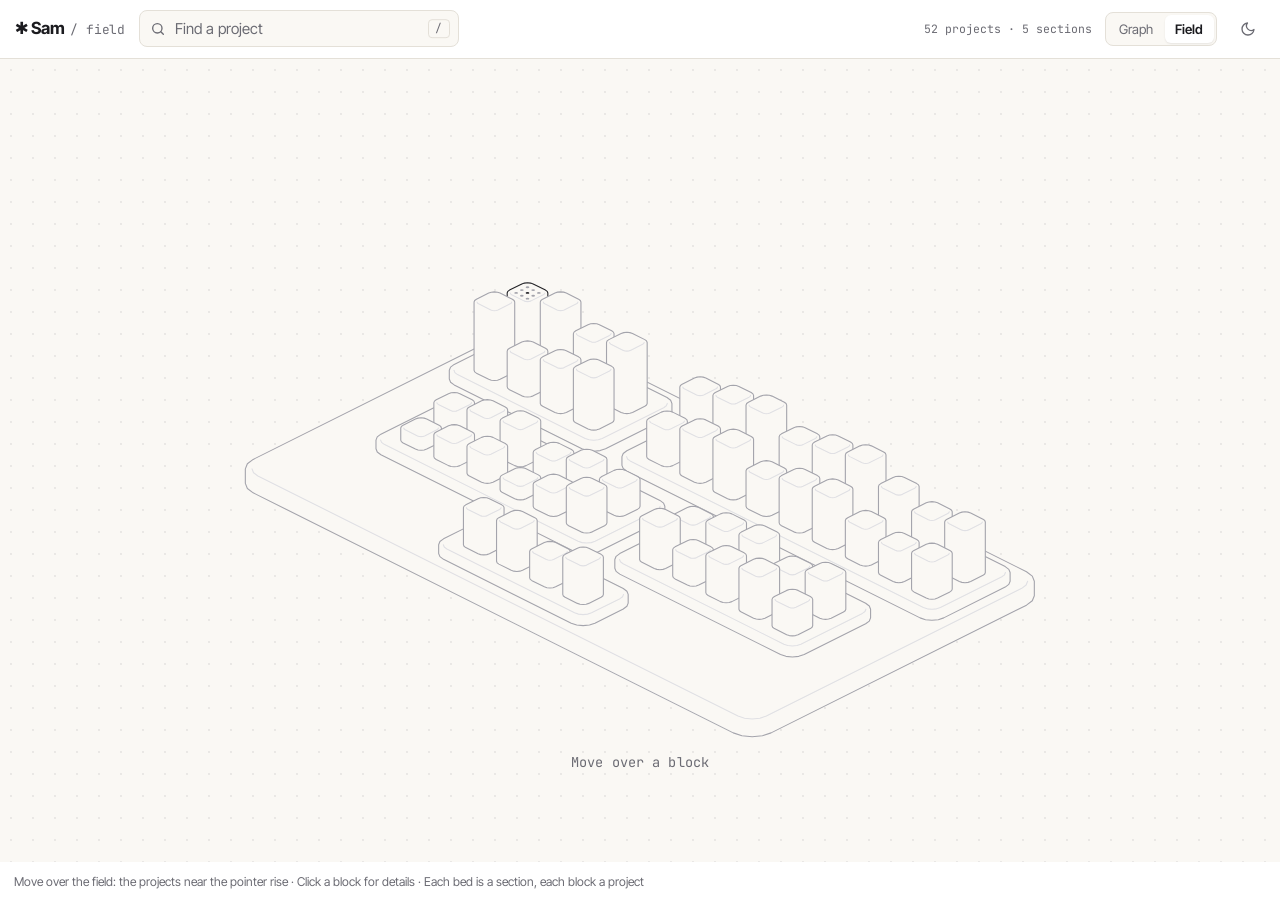
<file: field.html>
<!DOCTYPE html>
<html lang="en">
<head>
  <meta charset="utf-8">
  <meta name="viewport" content="width=device-width, initial-scale=1">
  <title>Project Field · Samarth Reddy, Creative Technologist</title>
  <meta name="description" content="Samarth Reddy's portfolio as a field: every project a block on its section's bed, taller the newer it is. Move over it and the projects rise.">
  <meta name="theme-color" content="#faf8f4">
  <link rel="icon" href="data:image/svg+xml,%3Csvg xmlns='http://www.w3.org/2000/svg' viewBox='0 0 32 32'%3E%3Ccircle cx='16' cy='16' r='7' fill='%23c85f42'/%3E%3Ccircle cx='16' cy='16' r='13' fill='none' stroke='%236b6b73' stroke-width='3'/%3E%3C/svg%3E">
  <script>
    // Light by default; same saved choice as the graph.
    (() => {
      let t = null;
      try { t = localStorage.getItem('pg-theme'); } catch (e) { /* storage blocked */ }
      if (t) document.documentElement.dataset.theme = t;
    })();
  </script>
  <link rel="preconnect" href="https://fonts.googleapis.com">
  <link rel="preconnect" href="https://fonts.gstatic.com" crossorigin>
  <link href="https://fonts.googleapis.com/css2?family=Inter+Tight:wght@400;600;700&family=JetBrains+Mono:wght@400;500&display=swap" rel="stylesheet">
  <link rel="stylesheet" href="style.css?v=20261026f">
  <script src="data/projects.js?v=20261026a" defer></script>
  <script src="field/kernel.js?v=20261026a" defer></script>
  <script src="field/mount.js?v=20261026b" defer></script>
  <script type="module" src="field/portfolio.js?v=20261026a"></script>
</head>
<body>
  <main class="pg" aria-label="Portfolio as a field">
    <header class="pg-toolbar">
      <a class="pg-brand" href="https://portfolio-5208db.webflow.io/" title="Back to portfolio">✱ Sam<span>/ field</span></a>

      <div class="pg-search">
        <svg class="pg-search-icon" viewBox="0 0 24 24" width="16" height="16" fill="none" stroke="currentColor" stroke-width="2" stroke-linecap="round" aria-hidden="true"><circle cx="11" cy="11" r="7"></circle><line x1="20" y1="20" x2="16.2" y2="16.2"></line></svg>
        <input type="search" id="pg-search-input" placeholder="Find a project" autocomplete="off" spellcheck="false"
               role="combobox" aria-expanded="false" aria-controls="pg-suggestions" aria-autocomplete="list" aria-label="Find a project">
        <kbd class="pg-kbd" aria-hidden="true">/</kbd>
        <ul id="pg-suggestions" class="pg-suggestions" role="listbox" hidden></ul>
      </div>

      <p class="pg-stats" id="pg-stats"></p>

      <nav class="pg-views" aria-label="Views">
        <a href="./">Graph</a>
        <a href="field.html" aria-current="page">Field</a>
      </nav>

      <button type="button" class="pg-btn" id="pg-theme-btn" title="Toggle light / dark" aria-label="Toggle light or dark mode">
        <svg viewBox="0 0 24 24" width="16" height="16" fill="none" stroke="currentColor" stroke-width="2" stroke-linecap="round" stroke-linejoin="round" aria-hidden="true"><path d="M21 12.8A9 9 0 1 1 11.2 3a7 7 0 0 0 9.8 9.8z"></path></svg>
      </button>
    </header>

    <div class="pg-stage pg-field-stage">
      <div class="pg-figure" id="pg-figure"></div>
      <p class="pg-readout" id="pg-readout" aria-live="polite"></p>

      <aside id="pg-panel" class="pg-panel" aria-live="polite" hidden>
        <div class="pg-panel-head">
          <span class="pg-panel-dot" id="pg-panel-dot"></span>
          <div class="pg-panel-titles">
            <h2 class="pg-panel-title" id="pg-panel-title"></h2>
            <p class="pg-panel-meta" id="pg-panel-meta"></p>
          </div>
          <button type="button" class="pg-btn" id="pg-panel-close" aria-label="Close" title="Close (Esc)">
            <svg viewBox="0 0 24 24" width="16" height="16" fill="none" stroke="currentColor" stroke-width="2" stroke-linecap="round" aria-hidden="true"><line x1="6" y1="6" x2="18" y2="18"></line><line x1="18" y1="6" x2="6" y2="18"></line></svg>
          </button>
        </div>
        <div class="pg-panel-body">
          <img class="pg-panel-cover" id="pg-panel-cover" alt="" decoding="async" hidden>
          <p class="pg-panel-desc" id="pg-panel-desc"></p>
          <a class="pg-open" id="pg-panel-open" target="_blank" rel="noopener" hidden>Open project <span aria-hidden="true">↗</span></a>
          <h3 class="pg-panel-label" id="pg-tech-label" hidden>Built with</h3>
          <p class="pg-panel-tech" id="pg-panel-tech"></p>
          <h3 class="pg-panel-label" id="pg-projects-label">Also in this section</h3>
          <ol class="pg-list" id="pg-panel-projects"></ol>
        </div>
      </aside>
    </div>

    <footer class="pg-footer">
      <p class="pg-help" id="pg-help">Move over the field: the projects near the pointer rise · Click a block for details · Each bed is a section, each block a project</p>
    </footer>
  </main>

  <noscript><p style="padding:2rem">The project field needs JavaScript.</p></noscript>
</body>
</html>
</file>
<file: style.css>
:root {
  --bg: #faf8f4;
  --card: #ffffff;
  --text: #1b1b1f;
  --muted: #6b6b73;
  --border: #e4e0d8;
  --code: #f1eee8;
  --accent: #c85f42;
  --accent-soft: rgba(200, 95, 66, 0.14);
  --font-sans: 'Inter Tight', system-ui, sans-serif;
  --font-mono: 'JetBrains Mono', ui-monospace, monospace;
  --shadow: 0 1px 2px rgba(0,0,0,.04), 0 12px 32px -12px rgba(0,0,0,.18);
  --link: color-mix(in srgb, var(--text) 16%, transparent);
  --dots: color-mix(in srgb, var(--text) 7%, transparent);
  --panel-w: 340px;
  color-scheme: light;
}

[data-theme="dark"] {
  --bg: #0e0e11;
  --card: #17171c;
  --text: #ecebe8;
  --muted: #9a9aa4;
  --border: #2a2a32;
  --code: #202027;
  --accent: #ef8a6c;
  --accent-soft: rgba(239, 138, 108, 0.16);
  --shadow: 0 1px 2px rgba(0,0,0,.3), 0 16px 40px -16px rgba(0,0,0,.7);
  color-scheme: dark;
}

* { box-sizing: border-box; }
html, body { height: 100%; margin: 0; }
body { background: var(--bg); color: var(--text); font-family: var(--font-sans); font-size: 15px; line-height: 1.4; }
button { font: inherit; color: inherit; }
h1, h2, h3, p, ol { margin: 0; }

.pg { display: flex; flex-direction: column; height: 100vh; height: 100dvh; }

/* ---------- Toolbar ---------- */
.pg-toolbar {
  display: flex; align-items: center; gap: .85rem;
  padding: .65rem .9rem;
  background: var(--card); border-bottom: 1px solid var(--border);
  position: relative; z-index: 6;
}

.pg-brand { font-weight: 700; font-size: 1.05rem; letter-spacing: -.01em; color: var(--text); text-decoration: none; white-space: nowrap; }
.pg-brand span { color: var(--muted); font-weight: 400; margin-left: .35rem; font-family: var(--font-mono); font-size: .8rem; }

.pg-search { position: relative; flex: 0 1 320px; min-width: 0; }
.pg-search-icon { position: absolute; left: .7rem; top: 50%; transform: translateY(-50%); color: var(--muted); pointer-events: none; }

#pg-search-input {
  width: 100%; height: 2.3rem; padding: 0 2.2rem;
  border: 1px solid var(--border); border-radius: 8px;
  background: var(--bg); color: var(--text); font: inherit; outline: none;
  transition: border-color .2s, box-shadow .2s;
}
#pg-search-input::placeholder { color: var(--muted); }
#pg-search-input::-webkit-search-cancel-button { display: none; }
#pg-search-input:focus { border-color: var(--accent); box-shadow: 0 0 0 3px var(--accent-soft); }

.pg-kbd {
  position: absolute; right: .55rem; top: 50%; transform: translateY(-50%);
  font-family: var(--font-mono); font-size: .7rem; line-height: 1; padding: .2rem .4rem;
  border: 1px solid var(--border); border-radius: 4px; color: var(--muted); pointer-events: none; transition: opacity .2s;
}
#pg-search-input:focus ~ .pg-kbd, #pg-search-input:not(:placeholder-shown) ~ .pg-kbd { opacity: 0; }

.pg-suggestions {
  position: absolute; top: calc(100% + 6px); left: 0; right: 0; margin: 0; padding: .3rem; list-style: none;
  background: var(--card); border: 1px solid var(--border); border-radius: 10px; box-shadow: var(--shadow);
  max-height: 320px; overflow-y: auto; z-index: 20;
}
.pg-suggestion { display: flex; align-items: center; gap: .6rem; padding: .45rem .6rem; border-radius: 6px; cursor: pointer; font-size: .9rem; }
.pg-suggestion[aria-selected="true"] { background: var(--accent-soft); }
.pg-suggestion mark { background: none; color: var(--accent); font-weight: 700; }
.pg-suggestion-kind { margin-left: auto; font-family: var(--font-mono); font-size: .68rem; color: var(--muted); }
.pg-suggestion-empty { padding: .6rem; color: var(--muted); font-size: .85rem; }

.pg-stats { margin-left: auto; font-family: var(--font-mono); font-size: .72rem; color: var(--muted); white-space: nowrap; }

.pg-btn {
  display: inline-flex; align-items: center; justify-content: center;
  min-width: 2.2rem; height: 2.2rem; padding: 0;
  border: 1px solid transparent; border-radius: 8px; background: transparent; color: var(--muted); cursor: pointer;
  transition: background-color .2s, color .2s;
}
.pg-btn:hover { background: var(--code); color: var(--text); }
.pg-btn:focus-visible, .pg-chip:focus-visible, .pg-open:focus-visible { outline: 2px solid var(--accent); outline-offset: 1px; }

.pg-views { display: inline-flex; padding: 2px; gap: 2px; border: 1px solid var(--border); border-radius: 8px; background: var(--bg); }
.pg-views a {
  padding: .3rem .65rem; border-radius: 6px; font-size: .82rem; color: var(--muted); text-decoration: none;
  transition: background-color .2s, color .2s;
}
.pg-views a:hover { color: var(--text); }
.pg-views a[aria-current="page"] { background: var(--card); color: var(--text); font-weight: 600; box-shadow: 0 1px 2px rgba(0,0,0,.08); }
.pg-views a:focus-visible { outline: 2px solid var(--accent); outline-offset: 1px; }

/* ---------- Field view ---------- */
/* The figure keeps Hairline's 5:4 stage (the pointer is mapped by it) and is as large as fits. */
.pg-field-stage { container-type: size; }
.pg-figure {
  position: absolute; inset: 0; margin: auto;
  width: min(98cqw, 122cqh); height: min(78.4cqw, 97.6cqh);
  --hairline-plate: var(--bg); /* plates in the page colour, so the field sits on the stage */
  --hairline-stroke: 1.1;
}
/* Centred under the field; mount.js sets its top to just below the plinth. */
.pg-readout {
  position: absolute; left: 0; right: 0; z-index: 2; margin: 0; padding: 0 1rem; text-align: center;
  font-family: var(--font-mono); font-size: 1.05rem; font-weight: 500; letter-spacing: .01em; color: var(--text);
  pointer-events: none;
}
.pg-readout.is-rest { color: var(--muted); font-size: .85rem; font-weight: 400; }

.pg-toggle { display: inline-flex; align-items: center; gap: .45rem; font-size: .82rem; color: var(--muted); cursor: pointer; user-select: none; white-space: nowrap; }
.pg-toggle input { accent-color: var(--accent); }

/* ---------- Stage ---------- */
.pg-stage {
  position: relative; flex: 1; min-height: 0; overflow: hidden;
  background-color: var(--bg);
  background-image: radial-gradient(var(--dots) 1px, transparent 1px);
  background-size: 22px 22px;
}
.pg-canvas { position: absolute; inset: 0; }
.pg-canvas svg { display: block; width: 100%; height: 100%; cursor: grab; touch-action: none; -webkit-tap-highlight-color: transparent; }
.pg-canvas svg:active { cursor: grabbing; }

.pg-link { stroke: var(--link); stroke-linecap: round; fill: none; transition: stroke .25s, opacity .25s; }
.pg-link.is-active { stroke: var(--link-color); opacity: .9; }
.pg-link.is-dim { opacity: .08; }

.pg-node { cursor: pointer; outline: none; }
.pg-node-halo { fill: var(--node-color); opacity: 0; transition: opacity .25s; }
.pg-node-dot { fill: var(--node-color); stroke: var(--bg); stroke-width: 2.5px; transition: opacity .25s; }
.pg-node.is-theme .pg-node-dot { fill: var(--bg); stroke: var(--muted); stroke-width: 2px; }
.pg-node.is-theme .pg-node-core { fill: var(--muted); }

.pg-node-label {
  font-family: var(--font-sans); font-size: 11.5px; fill: var(--muted);
  paint-order: stroke; stroke: var(--bg); stroke-width: 4px; stroke-linejoin: round;
  pointer-events: none; user-select: none; transition: opacity .25s, fill .25s;
}
.pg-node.is-theme .pg-node-label { fill: var(--text); font-weight: 700; font-size: 12.5px; }

.pg-canvas.is-far .pg-node:not(.is-theme):not(.is-focus):not(.is-neighbor):not(.is-match) .pg-node-label { opacity: 0; }

.pg-node:hover .pg-node-halo, .pg-node:focus-visible .pg-node-halo, .pg-node.is-neighbor .pg-node-halo { opacity: .18; }
.pg-node.is-focus .pg-node-halo, .pg-node.is-match .pg-node-halo { opacity: .3; }
.pg-node:focus-visible .pg-node-dot { stroke: var(--accent); }
.pg-node.is-focus .pg-node-label, .pg-node.is-match .pg-node-label, .pg-node.is-neighbor .pg-node-label { fill: var(--text); font-weight: 700; opacity: 1; }
.pg-node.is-dim .pg-node-dot { opacity: .15; }
.pg-node.is-dim .pg-node-label { opacity: .1; }
.pg-node.is-hidden, .pg-link.is-hidden { display: none; }

.pg-tooltip {
  position: absolute; top: 0; left: 0; padding: .4rem .65rem;
  border: 1px solid var(--border); border-radius: 8px; background: var(--card); box-shadow: var(--shadow);
  font-size: .8rem; white-space: nowrap; pointer-events: none; opacity: 0;
  transform: translate(-50%, calc(-100% - 10px)); transition: opacity .15s; z-index: 4;
}
.pg-tooltip.is-visible { opacity: 1; }
.pg-tooltip span { color: var(--muted); margin-left: .4rem; font-family: var(--font-mono); font-size: .72rem; }

.pg-zoom {
  position: absolute; right: .85rem; bottom: .85rem; display: flex; flex-direction: column; gap: 2px; padding: 3px;
  background: var(--card); border: 1px solid var(--border); border-radius: 10px; box-shadow: var(--shadow); z-index: 3;
  transition: right .3s;
}
.pg-zoom .pg-btn { min-width: 2rem; height: 2rem; }
.pg.has-panel .pg-zoom { right: calc(var(--panel-w) + 1.7rem); }

/* ---------- Panel ---------- */
.pg-panel {
  position: absolute; top: .85rem; right: .85rem; bottom: .85rem; width: var(--panel-w);
  display: flex; flex-direction: column; overflow: hidden;
  background: var(--card); border: 1px solid var(--border); border-radius: 12px; box-shadow: var(--shadow);
  z-index: 7; animation: pg-in .22s ease-out;
}
.pg-panel[hidden] { display: none; }
@keyframes pg-in { from { opacity: 0; transform: translateX(12px); } to { opacity: 1; transform: none; } }

/* The whole cover, never cropped: a rounded card across the panel body, inset from its edges, as tall as its shape needs. */
.pg-panel-cover {
  display: block; width: 100%; height: auto;
  margin: .2rem 0 .9rem; border: 1px solid var(--border); border-radius: 10px;
}
.pg-panel-cover[hidden] { display: none; }
.pg-panel-head { display: flex; align-items: flex-start; gap: .7rem; padding: .95rem .6rem .8rem 1rem; border-bottom: 1px solid var(--border); flex: none; }
.pg-panel-dot { flex: none; width: 12px; height: 12px; margin-top: .4rem; border-radius: 50%; background: var(--node-color); box-shadow: 0 0 0 4px color-mix(in srgb, var(--node-color) 22%, transparent); }
.pg-panel-titles { flex: 1; min-width: 0; }
.pg-panel-title { font-size: 1.15rem; font-weight: 700; line-height: 1.25; letter-spacing: -.01em; }
.pg-panel-meta { margin-top: .2rem; font-family: var(--font-mono); font-size: .72rem; color: var(--muted); }
.pg-panel-body { flex: 1; overflow-y: auto; padding: .8rem 1rem 1rem; overscroll-behavior: contain; }
.pg-panel-desc { font-size: .92rem; color: var(--text); }
.pg-panel-desc:empty { display: none; }
.pg-panel-tech { font-family: var(--font-mono); font-size: .74rem; color: var(--text); }
.pg-panel-tech:empty { display: none; }

.pg-open {
  display: inline-flex; align-items: center; gap: .4rem; margin-top: .8rem; padding: .5rem .9rem;
  border-radius: 999px; background: var(--node-color); color: #fff; font-size: .85rem; font-weight: 600; text-decoration: none;
  transition: transform .15s, filter .15s;
}
.pg-open:hover { transform: translateY(-1px); filter: brightness(1.08); }
.pg-open[hidden] { display: none; }

.pg-panel-label { margin: 1.1rem 0 .45rem; font-family: var(--font-mono); font-size: .68rem; font-weight: 500; letter-spacing: .08em; text-transform: uppercase; color: var(--muted); }
.pg-panel-label[hidden] { display: none; }

.pg-list { padding: 0; list-style: none; }
.pg-list button {
  display: flex; flex-direction: column; align-items: flex-start; width: 100%; margin: 0;
  padding: .5rem; border: 0; border-radius: 8px; background: none; text-align: left; cursor: pointer;
  transition: background-color .2s;
}
.pg-list button:hover { background: var(--code); }
.pg-list button:focus-visible { outline: 2px solid var(--accent); outline-offset: -2px; }
.pg-list-title { display: flex; align-items: center; gap: .5rem; font-size: .9rem; }
.pg-list-sub { font-family: var(--font-mono); font-size: .68rem; color: var(--muted); margin-top: .15rem; padding-left: 1.05rem; }

/* ---------- Chips ---------- */
.pg-chips { display: flex; flex-wrap: wrap; gap: .35rem; }
.pg-chip {
  display: inline-flex; align-items: center; gap: .4rem; padding: .28rem .6rem .28rem .5rem;
  border: 1px solid var(--border); border-radius: 999px; background: var(--card); color: var(--text);
  font-size: .78rem; line-height: 1.2; cursor: pointer; transition: border-color .2s, background-color .2s, opacity .2s;
}
.pg-chip:hover { border-color: var(--node-color, var(--accent)); background: color-mix(in srgb, var(--node-color, var(--accent)) 9%, var(--card)); }
.pg-chip-dot { width: 8px; height: 8px; border-radius: 50%; background: var(--node-color); flex: none; }
.pg-chip-dot.is-ring { background: transparent; border: 2px solid var(--muted); }
.pg-chip-count { font-family: var(--font-mono); font-size: .68rem; color: var(--muted); }
.pg-chip[aria-pressed="true"] { border-color: var(--node-color); background: color-mix(in srgb, var(--node-color) 14%, var(--card)); }
.pg-legend.has-active .pg-chip[aria-pressed="false"] { opacity: .5; }

/* ---------- Footer ---------- */
.pg-footer { display: flex; align-items: center; gap: .75rem 1.25rem; padding: .65rem .9rem; border-top: 1px solid var(--border); background: var(--card); }
.pg-legend { display: flex; flex-wrap: wrap; gap: .35rem; flex: 1; min-width: 0; }
.pg-help { font-size: .76rem; color: var(--muted); text-align: right; }

@media (max-width: 720px) {
  .pg-brand span, .pg-stats, .pg-kbd, .pg-toggle span { display: none; }
  .pg-toolbar { flex-wrap: wrap; row-gap: .5rem; }
  .pg-search { order: 10; flex: 1 1 100%; }
  .pg-brand { margin-right: auto; }
  .pg-panel { top: auto; left: .5rem; right: .5rem; bottom: .5rem; width: auto; max-height: 62%; }
  .pg.has-panel .pg-zoom { opacity: 0; pointer-events: none; }
  .pg-footer { flex-direction: column; align-items: stretch; padding: .6rem; }
  .pg-legend { flex-wrap: nowrap; overflow-x: auto; scrollbar-width: none; }
  .pg-chip { flex: none; }
  .pg-help { text-align: left; }
}

@media (prefers-reduced-motion: reduce) {
  *, *::before, *::after { transition: none !important; animation: none !important; }
}
</file>
